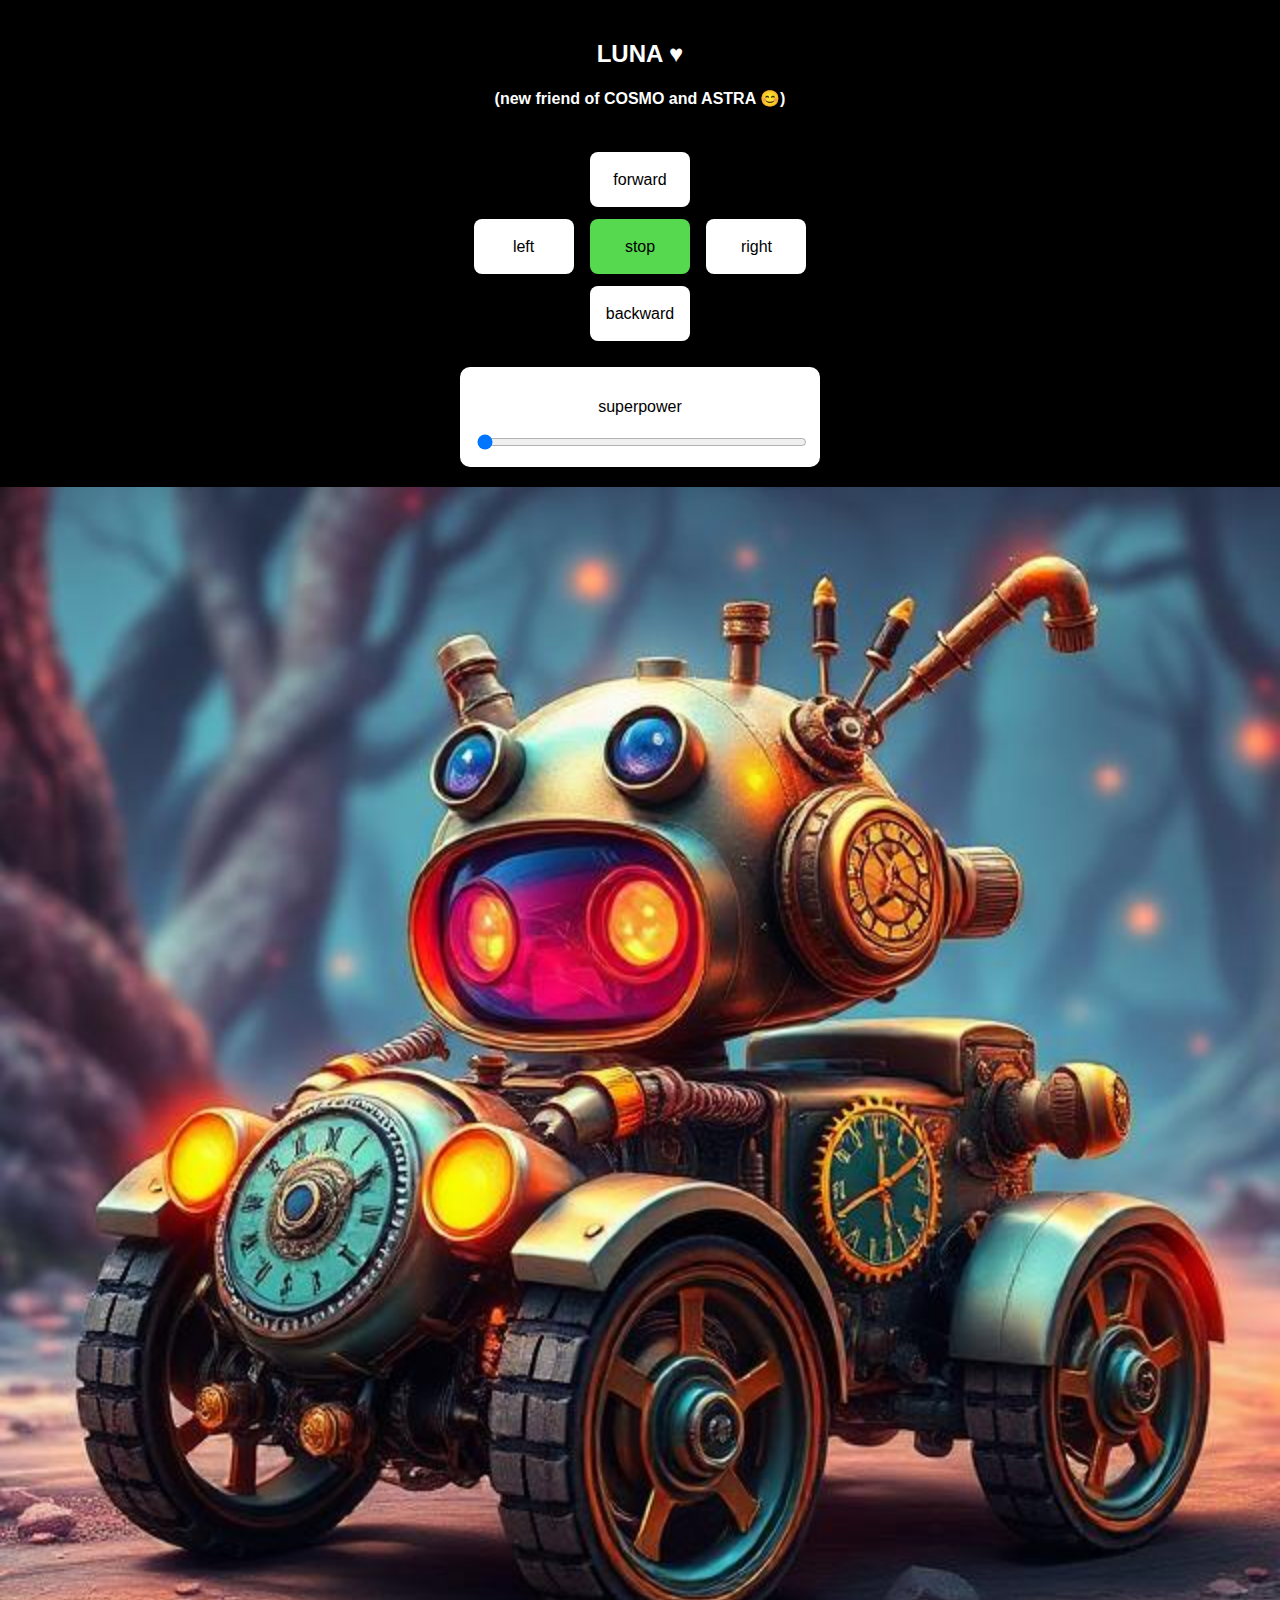
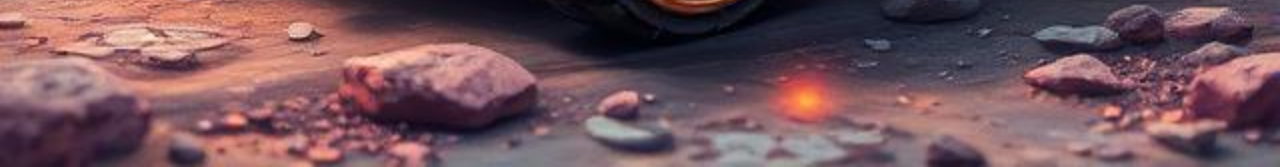
<file: luna/data/luna.html>
<!--
use below to re-upload UI only (PlatformIO shell command):
'pio run --target uploadfs'
-->
<html>
<head>
<meta name="viewport" content="width=device-width, initial-scale=1">
<style>
body {
  font-family: Arial, Helvetica, sans-serif;
  background: #000000ff;
  text-align: center;
  margin: 0;
  padding: 0;
}

.container {
  max-width: 360px;
  margin: auto;
  padding: 20px;
}

h2 {
  color: #ffffffff;
  margin-bottom: 20px;
}

h4 {
  color: #ffffffff;
  margin-bottom: 20px;
}

.btn {
  width: 100px;
  height: 55px;
  font-size: 16px;
  margin: 6px;
  border: none;
  border-radius: 8px;
  background: #ffffffff;
  color: rgb(0, 0, 0);
}

.btn:active {
  background: #6c6c6cff;
}

.stop {
  background: #56d94f;
}

.stop:active {
  background: #52b527;
}

.speed-box {
  margin-top: 20px;
  background: #ffffffff;
  padding: 15px;
  border-radius: 10px;
}

input[type=range] {
  width: 100%;
}
</style>
</head>

<body>
<div class="container">
  <h2>LUNA &hearts;</h2>
  <h4>(new friend of COSMO and ASTRA &#128522;)</h4>

  <br>
  <!-- Forward -->
  <button class="btn"
    onmousedown="cmd('F')" onmouseup="cmd('S')"
    ontouchstart="cmd('F')" ontouchend="cmd('S')">
    forward
  </button><br>

  <!-- Left | Stop | Right -->
  <button class="btn"
    onmousedown="cmd('L')" onmouseup="cmd('S')"
    ontouchstart="cmd('L')" ontouchend="cmd('S')">
    left
  </button>

  <button class="btn stop" onclick="cmd('S')">
    stop
  </button>

  <button class="btn"
    onmousedown="cmd('R')" onmouseup="cmd('S')"
    ontouchstart="cmd('R')" ontouchend="cmd('S')">
    right
  </button><br>

  <!-- Backward -->
  <button class="btn"
    onmousedown="cmd('B')" onmouseup="cmd('S')"
    ontouchstart="cmd('B')" ontouchend="cmd('S')">
    backward
  </button>

  <div class="speed-box">
    <p>superpower</p>
    <input type="range" min="120" max="200" value="120"
           onchange="setSpeed(this.value)">
  </div>
</div>

<script>
function cmd(c){
  fetch('/move?dir=' + c);
}
function setSpeed(v){
  fetch('/speed?val=' + v);
}
</script>
</body>
<img src="luna.jpg" alt="Luna" style="width:100%;">
</html>
</file>
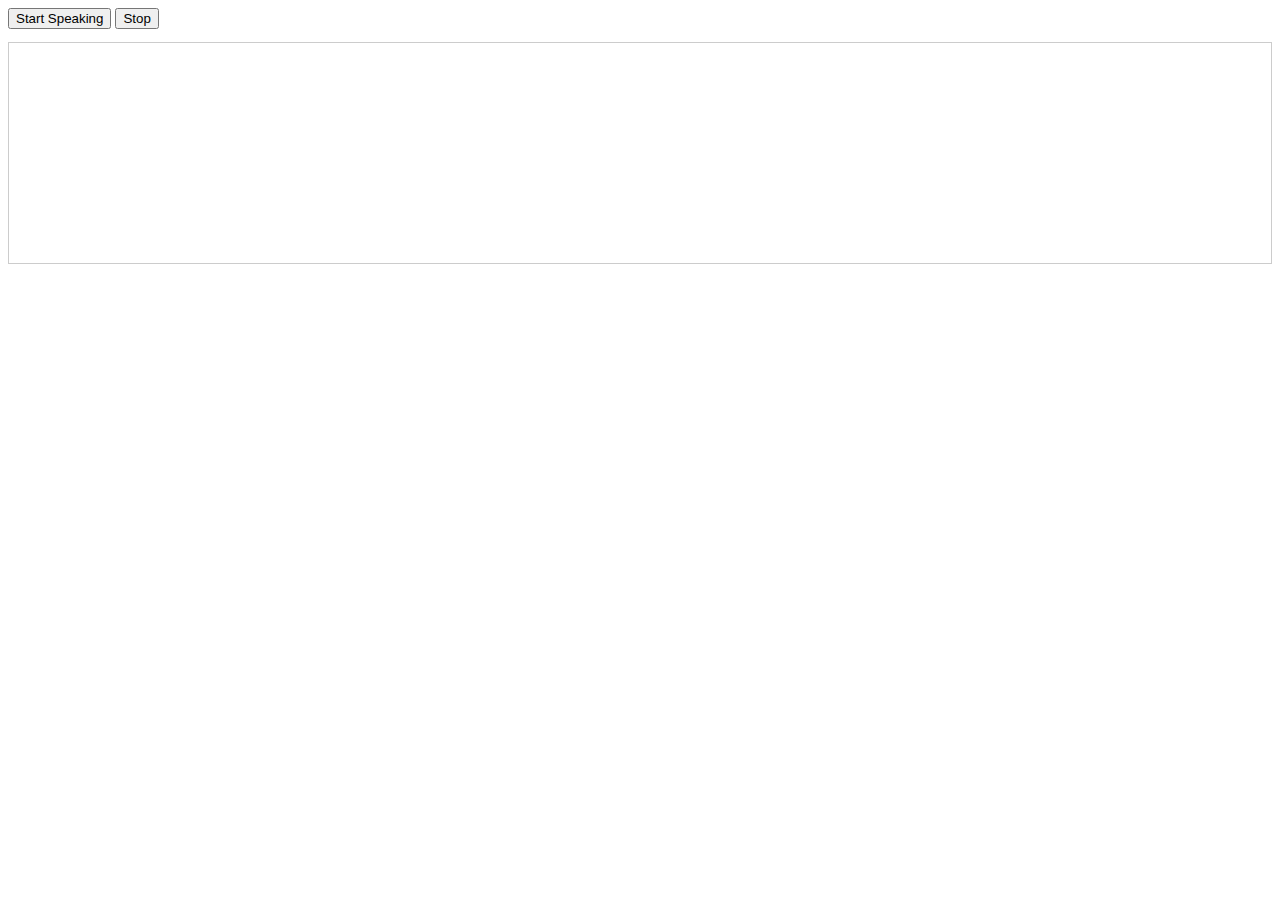
<file: cosmo/senses/listen/stt/client.html>
<!DOCTYPE html>
<html>
<head>
  <title>Real-time PCM Voice Streaming</title>
  <style>
    #transcript {
      white-space: pre-wrap;
      border: 1px solid #ccc;
      padding: 10px;
      height: 200px;
      overflow-y: auto;
    }
  </style>
</head>
<body>
  <button id="startBtn">Start Speaking</button>
  <button id="stopBtn">Stop</button>
  <pre id="transcript"></pre>

  <script src="stream.js"></script>
</body>
</html>
</file>
